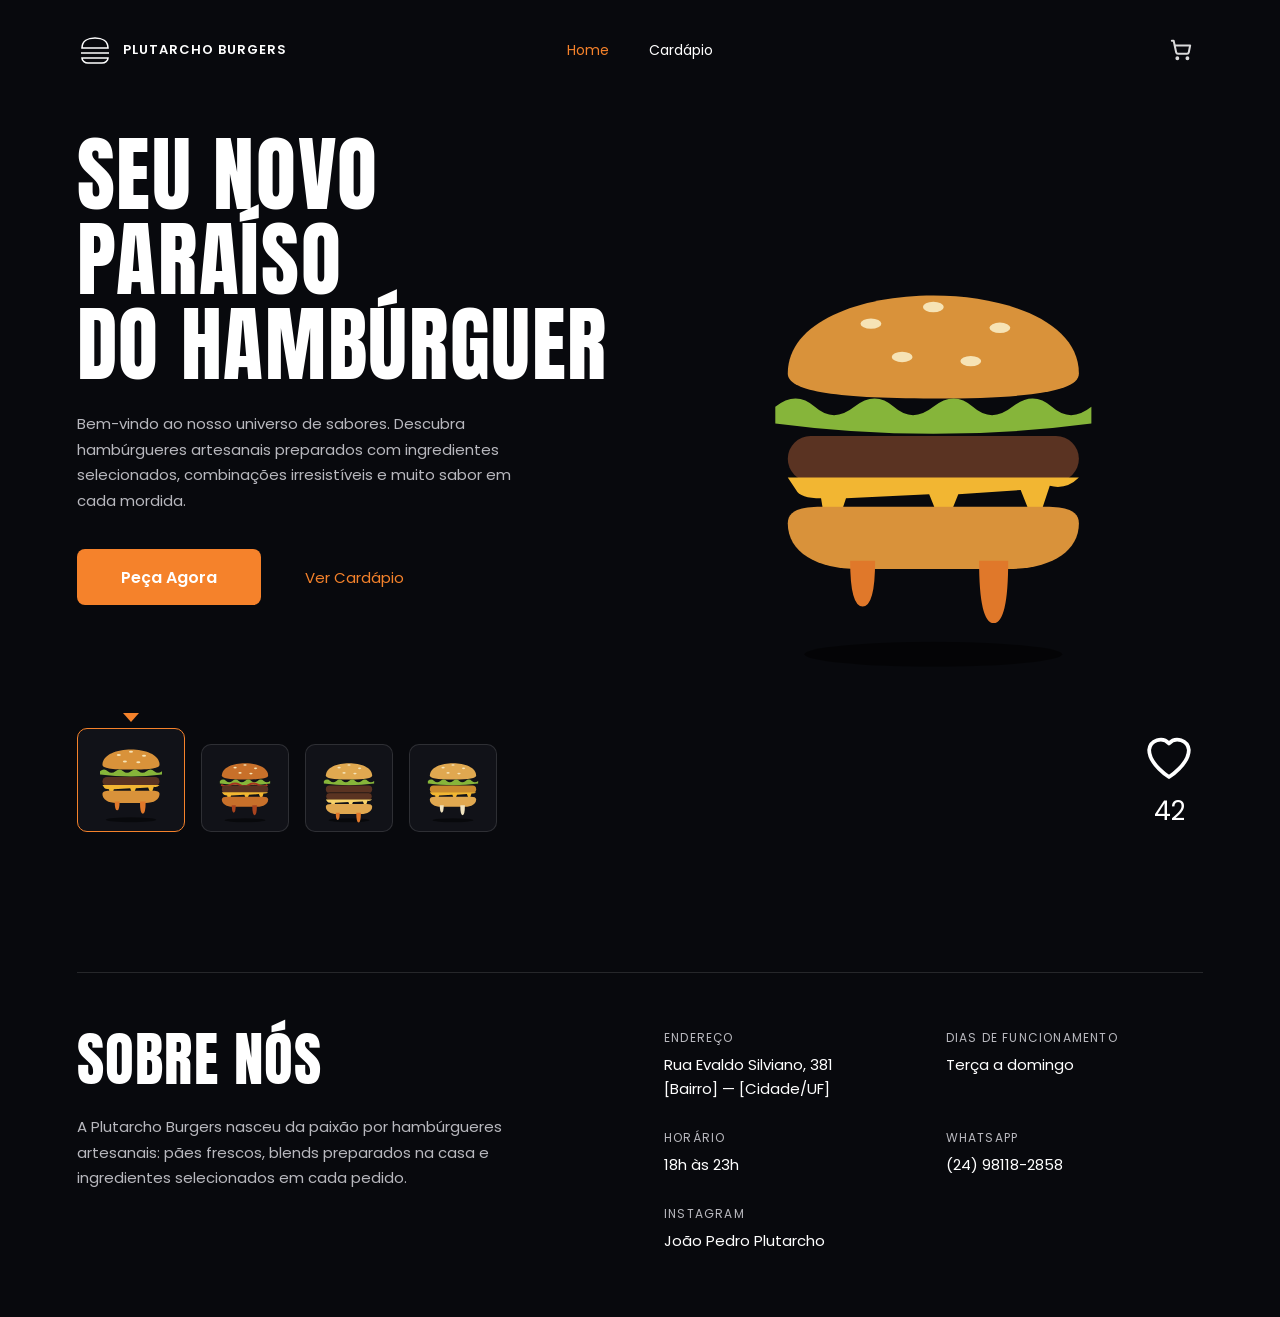
<file: index.html>
<!doctype html>
<html lang="pt-BR"><head><meta charset="utf-8"><meta name="viewport" content="width=device-width,initial-scale=1"><title>Plutarcho Burgers — Seu novo paraíso do hambúrguer</title>
<link rel="preconnect" href="https://fonts.googleapis.com"><link href="https://fonts.googleapis.com/css2?family=Anton&family=Poppins:wght@400;500;600&display=swap" rel="stylesheet"><link rel="stylesheet" href="style.css"></head>
<body><div class="wrap">
<header class="head"><a class="logo" href="index.html" aria-label="Plutarcho Burgers, início"><svg width="36" height="32" viewBox="0 0 36 32" fill="none" stroke="#fff" stroke-width="1.6" aria-hidden="true"><path d="M5 14c0-7 6-10 13-10s13 3 13 10z"/><path d="M4 19h28M5 24h26c0 3-3 5-6 5H11c-3 0-6-2-6-5z"/></svg> PLUTARCHO BURGERS</a>
<nav class="nav" aria-label="Principal"><a href="index.html" class="on" aria-current="page">Home</a><a href="cardapio.html" >Cardápio</a></nav>
<div class="icons"><button id="cartBtn" aria-label="Abrir carrinho"><svg width="22" height="22" viewBox="0 0 24 24" fill="none" stroke="currentColor" stroke-width="2.2" stroke-linecap="round" stroke-linejoin="round" aria-hidden="true"><circle cx="8" cy="21" r="1"/><circle cx="19" cy="21" r="1"/><path d="M2 2h2l2.7 12.4a2 2 0 0 0 2 1.6h9.8a2 2 0 0 0 2-1.6L22 7H5"/></svg><span class="bd" hidden>0</span></button></div></header>
<main>
<section class="hero">
<div class="text"><h1 class="t">Seu novo paraíso<br>do hambúrguer</h1>
<p class="d">Bem-vindo ao nosso universo de sabores. Descubra hambúrgueres artesanais preparados com ingredientes selecionados, combinações irresistíveis e muito sabor em cada mordida.</p>
<div class="cta"><a class="b1" href="cardapio.html">Peça Agora</a><a class="b2" href="cardapio.html">Ver Cardápio</a></div></div>
<div class="thumbs" id="th" role="group" aria-label="Escolha o hambúrguer"></div>
<div class="img"><div id="hero"></div><button class="like" id="like" aria-label="Curtir" aria-pressed="false"><svg viewBox="0 0 24 24" stroke-linejoin="round" aria-hidden="true"><path d="M12 21s-8.5-5.4-8.5-11.6A4.9 4.9 0 0 1 12 6.6a4.9 4.9 0 0 1 8.5 2.8C20.5 15.6 12 21 12 21z"/></svg><span id="lc">42</span></button></div>
</section>
<section class="ab" id="sobre" aria-labelledby="ab-t">
<div><h2 class="t" id="ab-t">Sobre nós</h2><p class="d">A Plutarcho Burgers nasceu da paixão por hambúrgueres artesanais: pães frescos, blends preparados na casa e ingredientes selecionados em cada pedido.</p></div>
<dl class="ai"><div><dt>Endereço</dt><dd>Rua Evaldo Silviano, 381<br>[Bairro] — [Cidade/UF]</dd></div><div><dt>Dias de funcionamento</dt><dd>Terça a domingo</dd></div><div><dt>Horário</dt><dd>18h às 23h</dd></div><div><dt>WhatsApp</dt><dd>(24) 98118-2858</dd></div><div><dt>Instagram</dt><dd>João Pedro Plutarcho</dd></div></dl>
</section></main></div><script src="app.js"></script></body></html>
</file>
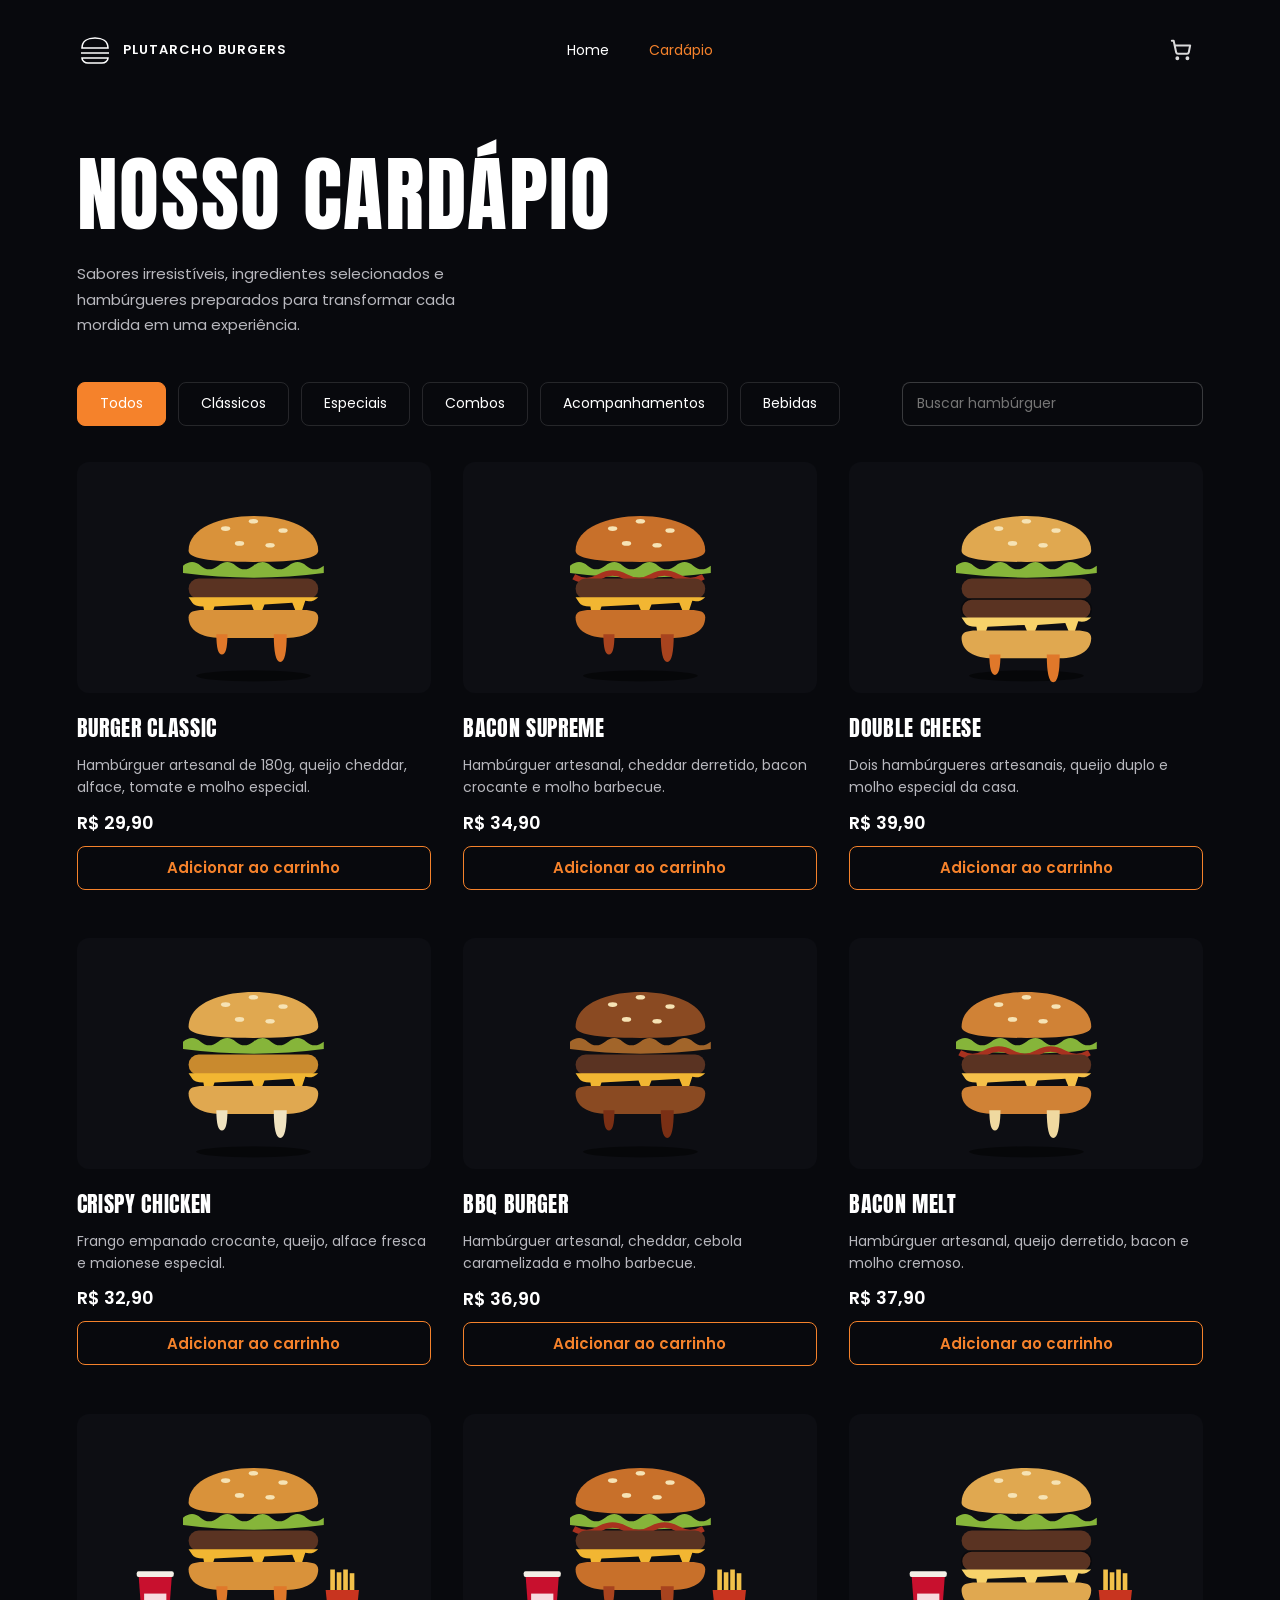
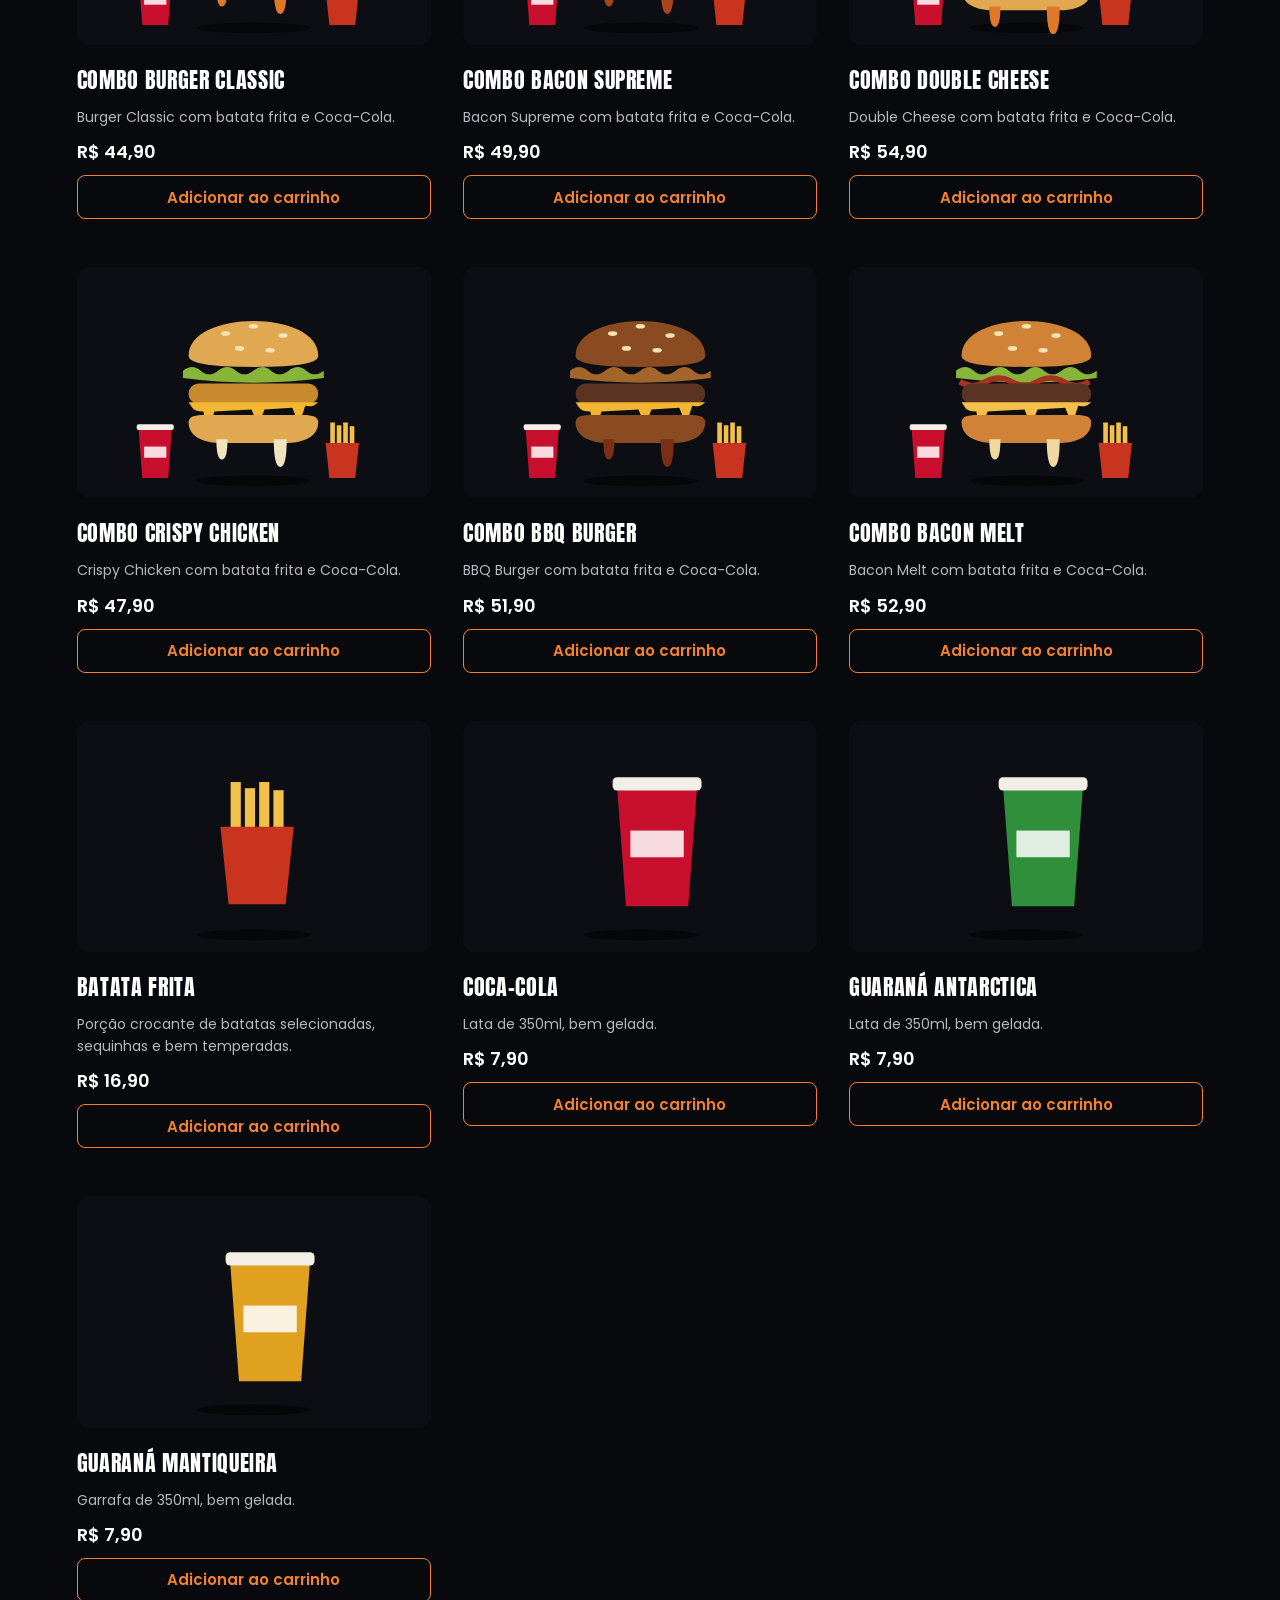
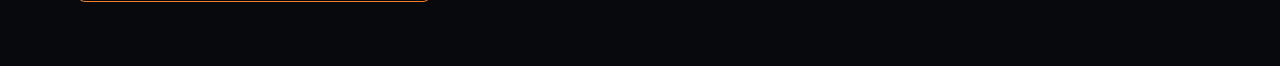
<file: cardapio.html>
<!doctype html>
<html lang="pt-BR"><head><meta charset="utf-8"><meta name="viewport" content="width=device-width,initial-scale=1"><title>Plutarcho Burgers — Nosso Cardápio</title>
<link rel="preconnect" href="https://fonts.googleapis.com"><link href="https://fonts.googleapis.com/css2?family=Anton&family=Poppins:wght@400;500;600&display=swap" rel="stylesheet"><link rel="stylesheet" href="style.css"></head>
<body><div class="wrap">
<header class="head"><a class="logo" href="index.html" aria-label="Plutarcho Burgers, início"><svg width="36" height="32" viewBox="0 0 36 32" fill="none" stroke="#fff" stroke-width="1.6" aria-hidden="true"><path d="M5 14c0-7 6-10 13-10s13 3 13 10z"/><path d="M4 19h28M5 24h26c0 3-3 5-6 5H11c-3 0-6-2-6-5z"/></svg> PLUTARCHO BURGERS</a>
<nav class="nav" aria-label="Principal"><a href="index.html" >Home</a><a href="cardapio.html" class="on" aria-current="page">Cardápio</a></nav>
<div class="icons"><button id="cartBtn" aria-label="Abrir carrinho"><svg width="22" height="22" viewBox="0 0 24 24" fill="none" stroke="currentColor" stroke-width="2.2" stroke-linecap="round" stroke-linejoin="round" aria-hidden="true"><circle cx="8" cy="21" r="1"/><circle cx="19" cy="21" r="1"/><path d="M2 2h2l2.7 12.4a2 2 0 0 0 2 1.6h9.8a2 2 0 0 0 2-1.6L22 7H5"/></svg><span class="bd" hidden>0</span></button></div></header>
<main><h1 class="t" style="margin-top:80px">Nosso cardápio</h1>
<p class="d">Sabores irresistíveis, ingredientes selecionados e hambúrgueres preparados para transformar cada mordida em uma experiência.</p>
<div class="cats" id="cats" role="group" aria-label="Categorias"></div><div class="grid" id="grid"></div></main></div><script src="app.js"></script></body></html>
</file>
<file: style.css>
*{box-sizing:border-box}body{margin:0;background:#08090D;color:#fff;font-family:'Poppins',sans-serif}
a{color:inherit}button{font-family:inherit;color:inherit}
button:focus-visible,input:focus-visible,a:focus-visible{outline:2px solid #F5822B;outline-offset:3px}button:active{transform:scale(.97)}button:disabled{opacity:.35;cursor:not-allowed}
.wrap{padding:28px 6% 64px;max-width:1600px;margin:0 auto}
.head{display:grid;grid-template-columns:1fr auto 1fr;align-items:center;gap:16px}
.logo{display:flex;align-items:center;gap:10px;font-weight:600;font-size:13px;letter-spacing:.08em;text-decoration:none}
.nav{display:flex;gap:40px;font-size:14px}.nav a{text-decoration:none;padding:10px 0;transition:color .2s}.nav a:hover,.nav a.on{color:#F5822B}
.icons{display:flex;justify-content:flex-end}.icons button{position:relative;background:none;border:0;cursor:pointer;min-width:44px;min-height:44px;display:flex;align-items:center;justify-content:center;opacity:.85;transition:color .2s}.icons button:hover{color:#F5822B}
.bd{position:absolute;top:4px;right:2px;background:#F5822B;border-radius:10px;font-size:11px;font-weight:600;min-width:18px;height:18px;display:flex;align-items:center;justify-content:center}
.t{font-family:'Anton',Impact,sans-serif;font-weight:400;font-size:clamp(44px,6.4vw,96px);line-height:1.04;letter-spacing:.02em;text-transform:uppercase;margin:0}
.d{color:#B8B8BE;font-size:15px;line-height:1.7;max-width:440px;margin:24px 0 0}
.b1{display:inline-flex;align-items:center;justify-content:center;background:#F5822B;color:#fff;border:0;border-radius:8px;height:56px;padding:0 44px;font-weight:600;font-size:16px;cursor:pointer;text-decoration:none;transition:filter .2s}.b1:hover{filter:brightness(1.12)}
.b2{color:#F5822B;text-decoration:none;font-size:15px;padding:12px 0}.b2:hover{opacity:.75}
.hero{display:grid;grid-template-columns:52% 48%;grid-template-areas:"text img" "thumbs img";min-height:calc(100vh - 140px)}
.text{grid-area:text;align-self:center;padding:40px 0}.cta{display:flex;align-items:center;gap:44px;margin-top:36px;flex-wrap:wrap}
.thumbs{grid-area:thumbs;display:flex;gap:16px;align-items:flex-end;padding-top:24px}
.th{position:relative;width:88px;height:88px;border-radius:10px;background:#111218;border:1px solid rgba(255,255,255,.12);padding:0;cursor:pointer;transition:transform .25s,border-color .25s}.th:hover{transform:scale(1.07)}.th svg{width:100%;height:100%}.th.sel{width:108px;height:104px;border-color:#F5822B}
.tri{position:absolute;top:-16px;left:50%;margin-left:-8px;border:8px solid transparent;border-top:9px solid #F5822B;border-bottom:0}
.img{grid-area:img;position:relative;display:flex;align-items:center;justify-content:center;min-height:420px}
#hero{width:100%;max-width:620px;animation:fl 9s ease-in-out infinite;transition:opacity .3s}#hero svg,.im svg,.mi svg{display:block;width:100%}
@keyframes fl{50%{transform:translateY(-12px)}}
.like{position:absolute;right:0;bottom:0;background:none;border:0;display:flex;flex-direction:column;align-items:center;gap:8px;cursor:pointer;font-size:26px}.like svg{width:56px;height:56px;fill:none;stroke:#fff;stroke-width:1.6;transition:transform .3s}.like:hover svg{transform:scale(1.1)}.like.on svg{fill:#F5822B;stroke:#F5822B;animation:pop .4s}
@keyframes pop{50%{transform:scale(1.3)}}
.ab{margin-top:140px;padding-top:56px;border-top:1px solid rgba(255,255,255,.12);display:grid;grid-template-columns:1fr 1fr;gap:48px}.ab .t{font-size:clamp(36px,4.6vw,64px)}
.ai{margin:0;display:grid;grid-template-columns:1fr 1fr;gap:28px 24px}.ai dt{color:#B8B8BE;font-size:12px;letter-spacing:.1em;text-transform:uppercase;margin-bottom:6px}.ai dd{margin:0;font-size:15px;line-height:1.6}
.cats{display:flex;gap:12px;margin:40px 0 32px;overflow-x:auto;padding:4px 0;align-items:center}
.cat{flex:none;background:none;border:1px solid rgba(255,255,255,.12);border-radius:8px;height:44px;padding:0 22px;font-size:14px;cursor:pointer;transition:border-color .2s}.cat:hover{border-color:#F5822B}.cat.on{background:#F5822B;border-color:#F5822B}
.in{background:#08090D;border:1px solid rgba(255,255,255,.2);border-radius:8px;color:#fff;height:44px;padding:0 14px;font:inherit;font-size:14px;min-width:200px;margin-left:auto}.in:focus{border-color:#F5822B}
.grid{display:grid;grid-template-columns:repeat(3,minmax(0,1fr));gap:48px 32px}
.card{animation:fi .4s ease}@keyframes fi{from{opacity:0;transform:translateY(10px)}}
.im{display:block;width:100%;border:0;cursor:pointer;background:#0d0e13;border-radius:12px;padding:24px 0 8px}.im svg{width:68%;margin:0 auto;transition:transform .35s}.im:hover svg{transform:scale(1.05)}
.cb{padding:18px 0 0;display:flex;flex-direction:column;gap:10px}
.nm{background:none;border:0;font:400 22px 'Anton',Impact,sans-serif;letter-spacing:.03em;text-transform:uppercase;text-align:left;padding:0;cursor:pointer}.nm:hover{color:#F5822B}
.ds{color:#B8B8BE;font-size:14px;line-height:1.6;margin:0}.pr{font-size:18px;font-weight:600}
.add{background:none;border:1px solid #F5822B;color:#F5822B;border-radius:8px;height:44px;font-weight:600;font-size:15px;cursor:pointer;transition:background .2s,color .2s}.add:hover{background:#F5822B;color:#fff}
.bk{position:fixed;inset:0;background:rgba(0,0,0,.7);z-index:20}
.dr{position:fixed;top:0;right:0;bottom:0;width:min(400px,100%);background:#111218;border-left:1px solid rgba(255,255,255,.12);z-index:21;padding:24px;overflow-y:auto;display:flex;flex-direction:column;gap:14px}
.dh{display:flex;justify-content:space-between;align-items:center;font-size:18px}.x{background:none;border:0;font-size:28px;cursor:pointer;width:44px;height:44px;border-radius:8px}.x:hover{background:rgba(255,255,255,.1)}
.row{display:flex;flex-direction:column;gap:8px;padding:14px 0;border-bottom:1px solid rgba(255,255,255,.1);font-size:14px}.row small{color:#B8B8BE}.rr{display:flex;align-items:center;justify-content:space-between;gap:10px}
.sm{background:#08090D;border:1px solid rgba(255,255,255,.25);border-radius:8px;min-width:44px;height:44px;cursor:pointer;font-size:16px;transition:border-color .2s}.sm:hover:not(:disabled){border-color:#F5822B}
.md{position:fixed;z-index:22;left:50%;top:50%;transform:translate(-50%,-50%);width:min(880px,94vw);max-height:92vh;overflow-y:auto;background:#111218;border:1px solid rgba(255,255,255,.15);border-radius:16px;display:grid;grid-template-columns:1fr 1fr}
.mi{background:#0d0e13;display:flex;align-items:center;padding:24px}.mb{padding:32px;display:flex;flex-direction:column;gap:14px;position:relative}.mb .x{position:absolute;top:12px;right:12px}
.tg{display:flex;flex-wrap:wrap;gap:8px}.tg span{border:1px solid rgba(255,255,255,.2);border-radius:20px;padding:5px 12px;font-size:13px;color:#B8B8BE}
.ts{position:fixed;left:50%;transform:translateX(-50%);bottom:24px;background:#F5822B;font-size:14px;padding:10px 18px;border-radius:8px;z-index:30}
[hidden]{display:none!important}
@media(max-width:900px){.hero{grid-template-columns:1fr;grid-template-areas:"text" "img" "thumbs";min-height:0}.thumbs{justify-content:center}.th{width:68px;height:68px}.th.sel{width:80px;height:78px}.img{min-height:0}.ab,.ai{grid-template-columns:1fr}.ab{margin-top:64px;gap:32px}.grid{grid-template-columns:repeat(2,minmax(0,1fr));gap:32px 16px}.md{grid-template-columns:1fr}.nav{gap:24px}.head{gap:8px}}
@media(max-width:520px){.grid{grid-template-columns:1fr}.logo{font-size:11px}.in{min-width:140px}}
</file>
